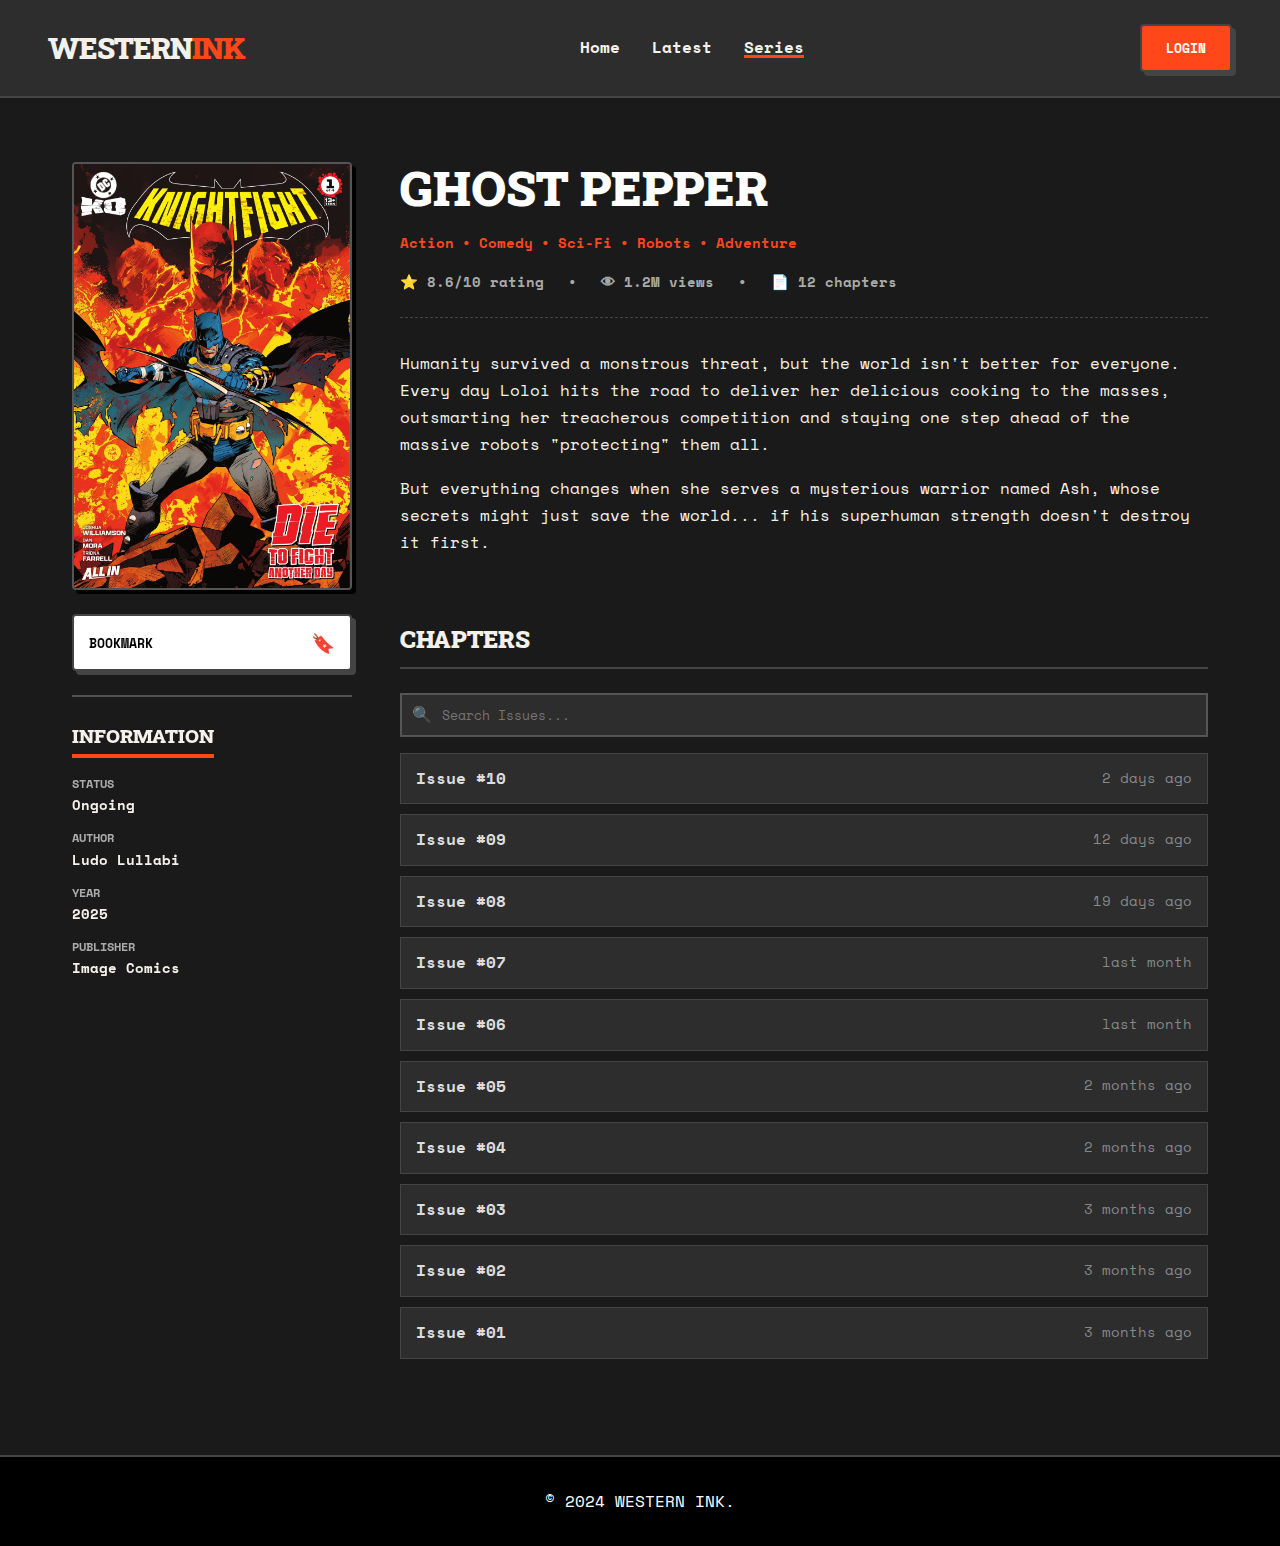
<file: detail.html>
<!DOCTYPE html>
<html lang="id">

<head>
    <meta charset="UTF-8">
    <meta name="viewport" content="width=device-width, initial-scale=1.0">
    <title>Ghost Pepper | WESTERN INK</title>
    <link rel="stylesheet" href="style.css">
    <link rel="preconnect" href="https://fonts.googleapis.com">
    <link rel="preconnect" href="https://fonts.gstatic.com" crossorigin>
    <link
        href="https://fonts.googleapis.com/css2?family=Roboto+Slab:wght@400;900&family=Space+Mono:wght@400;700&display=swap"
        rel="stylesheet">
</head>

<body>

    <nav class="navbar">
        <div class="logo"><a href="index.html">WESTERN<span class="highlight">INK</span></a></div>
        <ul class="nav-links">
            <li><a href="index.html">Home</a></li>
            <li><a href="#">Latest</a></li>
            <li><a href="#" class="active">Series</a></li>
        </ul>
        <div class="nav-actions">
            <button class="btn btn-primary">Login</button>
        </div>
    </nav>

    <div class="container new-layout-wrapper">
        <div class="layout-grid">

            <!-- LEFT SIDEBAR -->
            <aside class="sidebar-panel">
                <div class="sidebar-cover">
                    <img src="/img/02.jpg" alt="Ghost Pepper Cover">
                </div>

                <div class="sidebar-actions">
                    <button class="btn btn-outline btn-block icon-btn">
                        <span>Bookmark</span>
                        <span class="icon">🔖</span>
                    </button>
                </div>

                <div class="sidebar-info-block">
                    <h3>Information</h3>

                    <div class="info-list">
                        <div class="info-row">
                            <span class="label">STATUS</span>
                            <span class="val">Ongoing</span>
                        </div>
                        <div class="info-row">
                            <span class="label">AUTHOR</span>
                            <span class="val">Ludo Lullabi</span>
                        </div>
                        <div class="info-row">
                            <span class="label">YEAR</span>
                            <span class="val">2025</span>
                        </div>
                        <div class="info-row">
                            <span class="label">PUBLISHER</span>
                            <span class="val">Image Comics</span>
                        </div>
                    </div>
                </div>
            </aside>

            <!-- MAIN CONTENT -->
            <main class="main-panel">
                <div class="manga-header">
                    <h1 class="manga-title">Ghost Pepper</h1>

                    <div class="manga-tags">
                        <span class="tag-text">Action</span> •
                        <span class="tag-text">Comedy</span> •
                        <span class="tag-text">Sci-Fi</span> •
                        <span class="tag-text">Robots</span> •
                        <span class="tag-text">Adventure</span>
                    </div>

                    <div class="manga-stats">
                        <span class="stat-item"><span class="icon">⭐</span> 8.6/10 rating</span> •
                        <span class="stat-item"><span class="icon">👁</span> 1.2M views</span> •
                        <span class="stat-item"><span class="icon">📄</span> 12 chapters</span>
                    </div>
                </div>

                <div class="manga-synopsis">
                    <p>
                        Humanity survived a monstrous threat, but the world isn't better for everyone.
                        Every day Loloi hits the road to deliver her delicious cooking to the masses,
                        outsmarting her treacherous competition and staying one step ahead of the massive robots
                        "protecting" them all.
                    </p>
                    <p>
                        But everything changes when she serves a mysterious warrior named Ash, whose secrets might just
                        save the world...
                        if his superhuman strength doesn't destroy it first.
                    </p>
                </div>

                <section class="chapter-list-section">
                    <div class="chapter-header-row">
                        <h2>Chapters</h2>
                    </div>

                    <div class="chapter-search-bar">
                        <span class="search-icon">🔍</span>
                        <input type="text" placeholder="Search Issues...">
                    </div>

                    <div class="new-chapter-list">
                        <!-- Chapter Items -->
                        <a href="chapter.html" class="ch-item href-wrapper">
                            <span class="ch-name">Issue #10</span>
                            <span class="ch-time">2 days ago</span>
                        </a>
                        <a href="chapter.html" class="ch-item href-wrapper">
                            <span class="ch-name">Issue #09</span>
                            <span class="ch-time">12 days ago</span>
                        </a>
                        <a href="chapter.html" class="ch-item href-wrapper">
                            <span class="ch-name">Issue #08</span>
                            <span class="ch-time">19 days ago</span>
                        </a>
                        <a href="chapter.html" class="ch-item href-wrapper">
                            <span class="ch-name">Issue #07</span>
                            <span class="ch-time">last month</span>
                        </a>
                        <a href="chapter.html" class="ch-item href-wrapper">
                            <span class="ch-name">Issue #06</span>
                            <span class="ch-time">last month</span>
                        </a>
                        <a href="chapter.html" class="ch-item href-wrapper">
                            <span class="ch-name">Issue #05</span>
                            <span class="ch-time">2 months ago</span>
                        </a>
                        <a href="chapter.html" class="ch-item href-wrapper">
                            <span class="ch-name">Issue #04</span>
                            <span class="ch-time">2 months ago</span>
                        </a>
                        <a href="chapter.html" class="ch-item href-wrapper">
                            <span class="ch-name">Issue #03</span>
                            <span class="ch-time">3 months ago</span>
                        </a>
                        <a href="chapter.html" class="ch-item href-wrapper">
                            <span class="ch-name">Issue #02</span>
                            <span class="ch-time">3 months ago</span>
                        </a>
                        <a href="chapter.html" class="ch-item href-wrapper">
                            <span class="ch-name">Issue #01</span>
                            <span class="ch-time">3 months ago</span>
                        </a>
                    </div>
                </section>
            </main>

        </div>
    </div>

    <footer>
        <div class="footer-content">
            <p>&copy; 2024 WESTERN INK.</p>
        </div>
    </footer>

</body>

</html>
</file>
<file: style.css>
/* --- RESET & VARIABLES --- */
:root {
    --bg-color: #1a1a1a;
    --text-color: #f4f1ea;
    --accent-color: #ff471a;
    /* Merah oranye komik klasik */
    --border-width: 2px;
    --shadow-offset: 4px;
    --border-radius: 4px;
    --border-color: #444444;
    --card-bg: #2d2d2d;
    --card-shadow: rgba(0, 0, 0, 0.3);
}

.nav-actions {
    display: flex;
    gap: 0.75rem;
    align-items: center;
}

.reader-actions {
    display: flex;
    gap: 0.75rem;
    align-items: center;
}

* {
    margin: 0;
    padding: 0;
    box-sizing: border-box;
}

body {
    background-color: var(--bg-color);
    color: var(--text-color);
    font-family: 'Space Mono', monospace;
    /* Font teknis/blocky */
    line-height: 1.6;
}

h1,
h2,
h3,
.logo {
    font-family: 'Roboto Slab', serif;
    /* Font judul Western */
    text-transform: uppercase;
    font-weight: 900;
}

a {
    text-decoration: none;
    color: inherit;
}

/* --- UTILITIES --- */
.container {
    max-width: 1200px;
    margin: 0 auto;
    padding: 2rem;
}

.btn {
    display: inline-block;
    padding: 12px 24px;
    font-family: 'Space Mono', monospace;
    font-weight: 700;
    text-transform: uppercase;
    cursor: pointer;
    border: var(--border-width) solid var(--border-color);
    transition: all 0.2s ease;
    background: transparent;
    border-radius: var(--border-radius);
}

/* Efek tombol blocky */
.btn-primary {
    background-color: var(--accent-color);
    color: white;
    box-shadow: var(--shadow-offset) var(--shadow-offset) 0px var(--border-color);
}

.btn-primary:hover {
    transform: translate(2px, 2px);
    box-shadow: 2px 2px 0px var(--border-color);
}

.btn-outline {
    background-color: #ffffff;
    color: #000000;
    box-shadow: var(--shadow-offset) var(--shadow-offset) 0px var(--border-color);
}

.btn-outline:hover {
    transform: translate(2px, 2px);
    box-shadow: 2px 2px 0px var(--border-color);
}

/* --- NAVBAR --- */
.navbar {
    display: flex;
    justify-content: space-between;
    align-items: center;
    padding: 1.5rem 3rem;
    border-bottom: var(--border-width) solid var(--border-color);
    background-color: var(--card-bg);
    position: sticky;
    top: 0;
    z-index: 100;
}

.logo {
    font-size: 1.8rem;
    letter-spacing: -1px;
}

.logo .highlight {
    color: var(--accent-color);
}

.nav-links {
    display: flex;
    list-style: none;
    gap: 2rem;
}

.nav-links a {
    font-weight: 700;
    position: relative;
}

.nav-links a:hover,
.nav-links a.active {
    text-decoration: underline;
    text-decoration-thickness: 3px;
    text-decoration-color: var(--accent-color);
}

/* --- HERO SECTION --- */
.hero {
    display: flex;
    align-items: center;
    justify-content: center;
    gap: 4rem;
    padding: 3rem 4rem;
    border-bottom: var(--border-width) solid var(--border-color);
    background-color: var(--card-bg);
    min-height: auto;
}

.hero-content {
    max-width: 450px;
    display: flex;
    flex-direction: column;
    justify-content: center;
}

.badge {
    background: black;
    color: white;
    padding: 5px 10px;
    font-weight: bold;
    width: fit-content;
    margin-bottom: 1rem;
    font-size: 0.75rem;
}

.hero h1 {
    font-size: 2.8rem;
    line-height: 1;
    margin-bottom: 1rem;
    color: var(--text-color);
}

.hero p {
    font-size: 1rem;
    margin-bottom: 1.5rem;
    max-width: 100%;
}

.hero-buttons {
    display: flex;
    gap: 1rem;
}

.hero-buttons .btn {
    padding: 10px 20px;
    font-size: 0.85rem;
}

.hero-image {
    flex-shrink: 0;
    width: 220px;
    height: auto;
    /* Follow poster height */
    border: var(--border-width) solid var(--border-color);
    box-shadow: var(--shadow-offset) var(--shadow-offset) 0px var(--border-color);
    overflow: hidden;
    background-color: var(--accent-color);
    border-radius: var(--border-radius);
}

.hero-image img {
    width: 100%;
    height: auto;
    /* Maintain aspect ratio */
    display: block;
    /* Remove bottom crop gap */
    object-fit: contain;
    transition: transform 0.3s ease;
}

.hero-image:hover img {
    transform: scale(1.05);
}

/* --- GRID SECTION --- */
.section-header {
    display: flex;
    align-items: center;
    gap: 1rem;
    margin-bottom: 2rem;
}

.section-header h2 {
    font-size: 2rem;
    white-space: nowrap;
}

.divider {
    height: 4px;
    background: repeating-linear-gradient(45deg,
            #000,
            #000 10px,
            var(--accent-color) 10px,
            var(--accent-color) 20px);
    /* Pola garis peringatan/polisi */
    width: 100%;
    border: 2px solid black;
}

.comic-grid {
    display: grid;
    grid-template-columns: repeat(auto-fill, minmax(370px, 1fr));
    gap: 1.5rem;
}

/* --- COMIC CARD DESIGN (Horizontal) --- */
.comic-card {
    border: var(--border-width) solid var(--border-color);
    background: var(--card-bg);
    transition: transform 0.2s ease;
    position: relative;
    box-shadow: var(--shadow-offset) var(--shadow-offset) 0px var(--border-color);
    border-radius: var(--border-radius);
    overflow: hidden;
    display: flex;
    /* Horizontal Layout */
    flex-direction: row;
    height: 220px;
    /* Fixed height for consistency */
}

.comic-card:hover {
    transform: translate(-3px, -3px);
    box-shadow: 8px 8px 0px var(--accent-color);
}

.card-image {
    width: 150px;
    height: 100%;
    flex-shrink: 0;
    border-right: var(--border-width) solid var(--border-color);
    position: relative;
    overflow: hidden;
}

.card-image img {
    width: 100%;
    height: 100%;
    object-fit: cover;
}

.issue-tag {
    /* Kept for publisher name, maybe resize */
    position: absolute;
    top: 0;
    left: 0;
    right: auto;
    font-size: 0.7rem;
    background: var(--accent-color);
    color: white;
    padding: 3px 8px;
    font-weight: bold;
    border-bottom: var(--border-width) solid var(--border-color);
    border-right: var(--border-width) solid var(--border-color);
    border-left: none;
    z-index: 2;
}

.card-content {
    padding: 1rem;
    flex: 1;
    display: flex;
    flex-direction: column;
    overflow: hidden;
}

.card-content h3 {
    font-size: 1.2rem;
    margin-bottom: 0.75rem;
    line-height: 1.2;
    white-space: nowrap;
    overflow: hidden;
    text-overflow: ellipsis;
}

.card-content h3 a {
    transition: color 0.2s ease;
}

.card-content h3 a:hover {
    color: var(--accent-color);
    text-decoration: none;
}

.latest-chapters {
    display: flex;
    flex-direction: column;
    gap: 0.5rem;
    margin-top: auto;
}

.chapter-pill {
    background: rgba(255, 255, 255, 0.05);
    padding: 8px 12px;
    border-radius: var(--border-radius);
    display: flex;
    justify-content: space-between;
    align-items: center;
    font-size: 0.85rem;
    font-family: 'Space Mono', monospace;
    transition: background 0.2s;
    text-decoration: none !important;
    color: var(--text-color);
}

.chapter-pill:hover {
    background: rgba(255, 255, 255, 0.1);
    color: var(--accent-color);
}

.badge-new {
    background: #ff3333;
    color: white;
    font-size: 0.7rem;
    font-weight: bold;
    padding: 2px 6px;
    border-radius: 2px;
}

.chapter-date {
    color: #888;
    font-size: 0.75rem;
}

.card-content .author {
    font-size: 0.85rem;
    color: #666;
    margin-bottom: 1rem;
}

.card-footer {
    display: flex;
    justify-content: space-between;
    align-items: center;
    font-size: 0.9rem;
    font-weight: 700;
    text-transform: uppercase;
}

.read-link {
    background: black;
    color: white;
    padding: 2px 8px;
}

.read-link:hover {
    background: var(--accent-color);
}

/* --- FOOTER --- */
footer {
    margin-top: 4rem;
    border-top: var(--border-width) solid var(--border-color);
    padding: 2rem;
    background: black;
    color: white;
    text-align: center;
}

/* --- RESPONSIVE --- */
@media (max-width: 768px) {
    .hero {
        flex-direction: column-reverse;
        gap: 2rem;
        padding: 2rem;
    }

    .hero-content {
        text-align: center;
        max-width: 100%;
    }

    .hero-content .badge {
        margin: 0 auto 1rem;
    }

    .hero h1 {
        font-size: 2rem;
    }

    .hero-buttons {
        justify-content: center;
    }

    .hero-image {
        width: 200px;
        height: 300px;
    }

    .navbar {
        flex-direction: column;
        gap: 1rem;
        padding: 1rem;
    }
}

/* =========================================
   CHAPTER READER STYLES
   ========================================= */

/* --- Reader Navbar Override --- */
.reader-nav {
    border-bottom: none;
    /* Kita pindahkan border ke sticky controls */
    padding: 1rem 2rem;
}

.reader-title {
    display: flex;
    gap: 0.5rem;
    font-weight: 700;
}

.reader-title .series-name {
    text-transform: uppercase;
}

.reader-title .chapter-num {
    color: var(--accent-color);
}

.btn-close {
    font-weight: 900;
    font-size: 1.5rem;
    padding: 0 1rem;
}

.btn-close:hover {
    color: var(--accent-color);
}

/* --- Sticky Controls Toolbar --- */
.sticky-controls {
    position: sticky;
    top: 0;
    z-index: 500;
    background: var(--bg-color);
    /* Matches body bg */
    border-top: var(--border-width) solid var(--border-color);
    border-bottom: var(--border-width) solid var(--border-color);
    padding: 10px 2rem;
    display: flex;
    justify-content: space-between;
    align-items: center;
    box-shadow: 0px 5px 10px rgba(0, 0, 0, 0.1);
}

.control-group {
    flex: 1;
    display: flex;
}

.control-group.center {
    justify-content: center;
    flex: 2;
    /* Bagian tengah lebih lebar */
}

.control-group.right {
    justify-content: flex-end;
}

/* Custom Select Style (Brutalist) */
.chapter-select {
    appearance: none;
    -webkit-appearance: none;
    background-color: white;
    border: var(--border-width) solid var(--border-color);
    padding: 8px 30px 8px 15px;
    font-family: 'Space Mono', monospace;
    font-weight: 700;
    font-size: 0.9rem;
    cursor: pointer;
    border-radius: 0;
    /* Pastikan kotak */
    box-shadow: 4px 4px 0px rgba(0, 0, 0, 0.2);
    /* Custom Arrow Hack */
    background-image: url("data:image/svg+xml;charset=UTF-8,%3csvg xmlns='http://www.w3.org/2000/svg' viewBox='0 0 24 24' fill='none' stroke='black' stroke-width='4' stroke-linecap='square' stroke-linejoin='miter'%3e%3cpolyline points='6 9 12 15 18 9'%3e%3c/polyline%3e%3c/svg%3e");
    background-repeat: no-repeat;
    background-position: right 10px center;
    background-size: 16px;
    width: 100%;
    max-width: 400px;
}

.chapter-select:focus {
    outline: none;
    box-shadow: 4px 4px 0px var(--accent-color);
}

.btn-sm {
    padding: 8px 16px;
    font-size: 0.85rem;
}

/* --- Comic Viewer Area --- */
.reader-container {
    max-width: 900px;
    /* Lebar optimal untuk membaca */
    margin: 0 auto;
    border-left: var(--border-width) solid var(--border-color);
    border-right: var(--border-width) solid var(--border-color);
    background-color: #e0ded5;
    /* Sedikit lebih gelap di area baca */
    min-height: 100vh;
}

.comic-pages {
    display: flex;
    flex-direction: column;
}

.comic-pages img {
    width: 100%;
    height: auto;
    display: block;
    /* Menghilangkan gap di bawah gambar */
    /* Opsional: Border antar halaman */
    border-bottom: 2px solid #000;
}

/* --- Bottom Nav --- */
.bottom-nav {
    padding: 3rem 2rem;
    background-color: white;
    text-align: center;
}

.nav-buttons-large {
    display: flex;
    justify-content: space-between;
    gap: 2rem;
    margin-top: 2rem;
}

.big-btn {
    flex: 1;
    padding: 1.5rem;
    font-size: 1.2rem;
}

/* --- Comments Section --- */
.comments-section {
    padding: 2rem;
    background-color: var(--bg-color);
    border-top: var(--border-width) solid var(--border-color);
}

.comments-section h3 {
    margin-bottom: 1.5rem;
    border-left: 10px solid var(--accent-color);
    padding-left: 10px;
}

.comment-box {
    display: flex;
    flex-direction: column;
    gap: 1rem;
    margin-bottom: 2rem;
}

.comment-box textarea {
    width: 100%;
    height: 100px;
    border: var(--border-width) solid var(--border-color);
    background: white;
    padding: 1rem;
    font-family: 'Space Mono', monospace;
    resize: vertical;
    box-shadow: 4px 4px 0px rgba(0, 0, 0, 0.1);
}

.comment-box textarea:focus {
    outline: none;
    border-color: var(--accent-color);
}

.comment-item {
    display: flex;
    gap: 1rem;
    margin-bottom: 1.5rem;
    background: white;
    border: 2px solid black;
    padding: 1rem;
    box-shadow: 4px 4px 0px #ccc;
}

.comment-item .avatar {
    width: 50px;
    height: 50px;
    border: 2px solid black;
    flex-shrink: 0;
}

.comment-item .avatar img {
    width: 100%;
    height: 100%;
    object-fit: cover;
}

.comment-content {
    flex: 1;
}

.comment-header {
    display: flex;
    justify-content: space-between;
    margin-bottom: 0.5rem;
    font-size: 0.8rem;
    color: #666;
    border-bottom: 1px dashed black;
    padding-bottom: 4px;
}

.comment-header .username {
    font-weight: 900;
    color: black;
    text-transform: uppercase;
}

/* --- Responsive for Reader --- */
@media (max-width: 768px) {
    .reader-title {
        display: none;
        /* Sembunyikan judul di HP agar tidak sempit */
    }

    .sticky-controls {
        padding: 10px;
        gap: 5px;
    }

    .chapter-select {
        padding: 8px 10px;
        font-size: 0.8rem;
        background-position: right 5px center;
    }

    .btn-sm {
        padding: 8px 8px;
        /* Tombol navigasi lebih kecil */
    }

    .reader-container {
        border-left: none;
        border-right: none;
    }

    .nav-buttons-large {
        flex-direction: column;
    }
}

/* =========================================
   COMIC INFO SECTION
   ========================================= */

.comic-info-section {
    background: linear-gradient(135deg, #1a1a1a 0%, #2d2d2d 100%);
    border-bottom: var(--border-width) solid var(--border-color);
    padding: 3rem 2rem;
}

.comic-info-container {
    max-width: 1000px;
    margin: 0 auto;
    display: flex;
    gap: 3rem;
    align-items: flex-start;
}

.comic-cover {
    flex-shrink: 0;
    width: 280px;
    border: var(--border-width) solid var(--border-color);
    box-shadow: 8px 8px 0px var(--accent-color);
    overflow: hidden;
    background: #000;
}

.comic-cover img {
    width: 100%;
    height: auto;
    display: block;
    transition: transform 0.3s ease;
}

.comic-details {
    flex: 1;
    color: white;
}

.publisher-badge {
    display: inline-block;
    background: var(--accent-color);
    color: white;
    padding: 5px 12px;
    font-weight: 900;
    font-size: 0.75rem;
    text-transform: uppercase;
    letter-spacing: 1px;
    margin-bottom: 1rem;
}

.comic-title {
    font-size: 2.5rem;
    line-height: 1.1;
    margin-bottom: 0.5rem;
    color: white;
}

.comic-creator {
    font-size: 1rem;
    color: #aaa;
    margin-bottom: 1.5rem;
}

.comic-creator strong {
    color: var(--accent-color);
}

.comic-meta {
    display: flex;
    gap: 2rem;
    margin-bottom: 1.5rem;
    padding: 1rem 0;
    border-top: 1px solid rgba(255, 255, 255, 0.2);
    border-bottom: 1px solid rgba(255, 255, 255, 0.2);
}

.meta-item {
    display: flex;
    flex-direction: column;
    gap: 0.25rem;
}

.meta-label {
    font-size: 0.7rem;
    color: #888;
    text-transform: uppercase;
    letter-spacing: 1px;
}

.meta-value {
    font-weight: 700;
    font-size: 1rem;
    color: white;
}

.comic-synopsis {
    margin-bottom: 1.5rem;
}

.comic-synopsis h3 {
    font-size: 0.9rem;
    color: var(--accent-color);
    margin-bottom: 0.75rem;
    border-left: 4px solid var(--accent-color);
    padding-left: 10px;
}

.comic-synopsis p {
    color: #ccc;
    font-size: 0.95rem;
    line-height: 1.7;
    margin-bottom: 0.75rem;
}

.comic-tags {
    display: flex;
    flex-wrap: wrap;
    gap: 0.5rem;
    margin-bottom: 1.5rem;
}

.tag {
    background: rgba(255, 255, 255, 0.1);
    border: 1px solid rgba(255, 255, 255, 0.3);
    color: white;
    padding: 5px 12px;
    font-size: 0.8rem;
    font-weight: 700;
    text-transform: uppercase;
}

.tag:hover {
    background: var(--accent-color);
    border-color: var(--accent-color);
}

.comic-actions {
    display: flex;
    gap: 1rem;
}

.comic-actions .btn {
    flex: 1;
    text-align: center;
}

/* --- Responsive for Comic Info --- */
@media (max-width: 768px) {
    .comic-info-container {
        flex-direction: column;
        align-items: center;
        text-align: center;
    }

    .comic-cover {
        width: 200px;
    }

    .comic-title {
        font-size: 1.8rem;
    }

    .comic-meta {
        flex-direction: column;
        gap: 1rem;
        align-items: center;
    }

    .comic-synopsis h3 {
        border-left: none;
        padding-left: 0;
        border-bottom: 2px solid var(--accent-color);
        padding-bottom: 5px;
    }

    .comic-tags {
        justify-content: center;
    }

    .comic-actions {
        flex-direction: column;
    }
}

/* =========================================
   COMPACT DETAIL PAGE STYLES
   ========================================= */

.detail-compact {
    display: flex;
    gap: 2rem;
    padding: 2rem 0;
    border-bottom: var(--border-width) solid var(--border-color);
    margin-bottom: 2rem;
}

.detail-cover {
    flex-shrink: 0;
    width: 180px;
    position: relative;
}

.detail-cover img {
    width: 100%;
    height: auto;
    display: block;
    border: var(--border-width) solid var(--border-color);
    box-shadow: 4px 4px 0px var(--border-color);
}

.status-tag {
    position: absolute;
    bottom: 10px;
    left: 0;
    background: var(--accent-color);
    color: white;
    font-size: 0.7rem;
    font-weight: 900;
    padding: 4px 8px;
    text-transform: uppercase;
}

.detail-info {
    flex: 1;
    display: flex;
    flex-direction: column;
}

.publisher-tag {
    font-size: 0.7rem;
    font-weight: 900;
    color: var(--accent-color);
    text-transform: uppercase;
    letter-spacing: 1px;
    margin-bottom: 0.25rem;
}

.detail-info h1 {
    font-size: 2rem;
    line-height: 1;
    margin-bottom: 0.75rem;
}

.detail-meta {
    display: flex;
    flex-wrap: wrap;
    gap: 1rem;
    font-size: 0.85rem;
    color: #555;
    margin-bottom: 1rem;
    padding-bottom: 1rem;
    border-bottom: 1px dashed #ccc;
}

.detail-meta strong {
    color: #000;
}

.detail-synopsis {
    font-size: 0.9rem;
    line-height: 1.6;
    color: #444;
    margin-bottom: 1.5rem;
    max-width: 600px;
}

.detail-actions {
    display: flex;
    gap: 0.75rem;
}

.detail-actions .btn {
    padding: 10px 20px;
    font-size: 0.85rem;
}

/* Chapter Section */
.chapter-section {
    margin-bottom: 3rem;
}

.chapter-grid {
    display: flex;
    flex-direction: column;
    border: var(--border-width) solid var(--border-color);
    background: white;
}

.chapter-item {
    display: flex;
    align-items: center;
    padding: 0.75rem 1rem;
    border-bottom: 1px solid #ddd;
    transition: all 0.2s;
}

.chapter-item:last-child {
    border-bottom: none;
}

.chapter-item:hover {
    background: var(--accent-color);
    color: white;
    padding-left: 1.5rem;
}

.chapter-item:hover .ch-number {
    background: white;
    color: var(--accent-color);
}

.chapter-item:hover .ch-date {
    color: rgba(255, 255, 255, 0.8);
}

.ch-number {
    background: var(--accent-color);
    color: white;
    font-weight: 900;
    font-size: 0.75rem;
    padding: 4px 8px;
    margin-right: 1rem;
    min-width: 40px;
    text-align: center;
}

.ch-title {
    flex: 1;
    font-weight: 700;
    font-size: 0.9rem;
}

.ch-date {
    font-size: 0.8rem;
    color: #888;
    font-family: 'Space Mono', monospace;
}

/* Responsive Compact Detail */
@media (max-width: 600px) {
    .detail-compact {
        flex-direction: column;
        align-items: center;
        text-align: center;
    }

    .detail-cover {
        width: 150px;
    }

    .detail-info h1 {
        font-size: 1.5rem;
    }

    .detail-meta {
        justify-content: center;
    }

    .detail-synopsis {
        text-align: left;
    }

    .detail-actions {
        justify-content: center;
    }
}

/* =========================================
   NEW DETAIL LAYOUT (Sidebar + Main)
   ========================================= */

.new-layout-wrapper {
    margin-top: 2rem;
}

.layout-grid {
    display: grid;
    grid-template-columns: 280px 1fr;
    /* Fixed Sidebar + Fluid Main */
    gap: 3rem;
    align-items: start;
}

/* --- LEFT SIDEBAR PANEL --- */
.sidebar-panel {
    position: sticky;
    top: 100px;
    display: flex;
    flex-direction: column;
    gap: 1.5rem;
}

.sidebar-cover {
    width: 100%;
    border: var(--border-width) solid #555;
    box-shadow: var(--shadow-offset) var(--shadow-offset) 0px #000;
    background: #000;
    /* Dark mode override integrated */
    border-radius: var(--border-radius);
    overflow: hidden;
}

.sidebar-cover img {
    width: 100%;
    height: auto;
    display: block;
}

.sidebar-actions {
    display: flex;
    flex-direction: column;
    gap: 0.75rem;
}

.btn-block {
    display: flex;
    justify-content: space-between;
    width: 100%;
    text-align: left;
    align-items: center;
    padding: 12px 15px;
}

.icon-btn .icon {
    font-size: 1.2rem;
}

.sidebar-info-block {
    border-top: 2px solid #555;
    /* Dark mode border */
    padding-top: 1.5rem;
}

.sidebar-info-block h3 {
    font-size: 1.2rem;
    margin-bottom: 1rem;
    border-bottom: 4px solid var(--accent-color);
    display: inline-block;
    padding-bottom: 2px;
}

.info-list {
    display: flex;
    flex-direction: column;
    gap: 0.75rem;
}

.info-row {
    font-size: 0.9rem;
    display: flex;
    flex-direction: column;
}

.info-row .label {
    font-size: 0.75rem;
    color: #aaa;
    /* Dark mode label color */
    font-weight: bold;
    text-transform: uppercase;
}

.info-row .val {
    font-weight: 700;
}


/* --- MAIN CONTENT PANEL --- */
.main-panel {
    display: flex;
    flex-direction: column;
}

.manga-header {
    margin-bottom: 2rem;
    border-bottom: 1px dashed #444;
    /* Dark mode border */
    padding-bottom: 1.5rem;
}

.manga-title {
    font-size: 3rem;
    line-height: 1.1;
    margin-bottom: 1rem;
    text-transform: uppercase;
    color: white;
}

.manga-tags {
    display: flex;
    flex-wrap: wrap;
    gap: 0.5rem;
    margin-bottom: 1rem;
    font-size: 0.9rem;
    font-weight: bold;
    color: var(--accent-color);
}

.manga-stats {
    display: flex;
    gap: 1.5rem;
    font-family: 'Space Mono', monospace;
    font-size: 0.9rem;
    color: #aaa;
    /* Dark mode color */
    font-weight: 700;
}

.manga-synopsis {
    font-size: 1rem;
    line-height: 1.7;
    margin-bottom: 3rem;
    color: var(--text-color);
}

.manga-synopsis p {
    margin-bottom: 1rem;
}

/* --- Chapter List Section --- */
.chapter-list-section {
    background: transparent;
}

.chapter-header-row {
    margin-bottom: 1.5rem;
    border-bottom: var(--border-width) solid #444;
    /* Dark mode border */
    padding-bottom: 0.5rem;
}

.chapter-controls {
    display: flex;
    justify-content: space-between;
    margin-bottom: 1rem;
}

.tab-group {
    display: flex;
    gap: 0.5rem;
    background: #333;
    /* Dark mode bg */
    padding: 4px;
    border-radius: var(--border-radius);
    border: 1px solid #555;
}

.tab-btn {
    border: none;
    background: transparent;
    padding: 6px 12px;
    cursor: pointer;
    font-weight: bold;
    font-family: 'Space Mono', monospace;
    font-size: 0.85rem;
    color: #ccc;
    /* Dark mode text */
}

.tab-btn.active {
    background: #555;
    /* Dark mode active */
    color: white;
    box-shadow: 1px 1px 3px rgba(0, 0, 0, 0.3);
}

.sort-group {
    display: flex;
    gap: 5px;
}

.chapter-search-bar {
    position: relative;
    margin-bottom: 1rem;
}

.chapter-search-bar input {
    width: 100%;
    padding: 10px 10px 10px 40px;
    border: 2px solid #555;
    background: #2d2d2d;
    /* Dark mode bg */
    font-family: 'Space Mono';
    color: white;
}

.chapter-search-bar .search-icon {
    position: absolute;
    left: 12px;
    top: 50%;
    transform: translateY(-50%);
    opacity: 0.5;
}

.new-chapter-list {
    display: flex;
    flex-direction: column;
    gap: 10px;
}

.ch-item {
    display: flex;
    justify-content: space-between;
    align-items: center;
    background: #2d2d2d;
    /* Dark mode bg */
    border: 1px solid #444;
    padding: 12px 15px;
    transition: all 0.2s;
    color: #ddd;
}

.ch-item:hover {
    border-color: var(--accent-color);
    background: #333;
    transform: translateX(5px);
    box-shadow: 2px 2px 0px var(--accent-color);
}

.ch-name {
    font-weight: 700;
}

.ch-time {
    font-size: 0.85rem;
    color: #888;
    font-family: 'Space Mono';
}

/* --- Responsive New Layout --- */
@media (max-width: 800px) {
    .layout-grid {
        grid-template-columns: 1fr;
    }

    .sidebar-panel {
        position: static;
        flex-direction: row;
        flex-wrap: wrap;
        align-items: flex-start;
    }

    .sidebar-cover {
        width: 140px;
        flex-shrink: 0;
    }

    .sidebar-actions {
        flex: 1;
        min-width: 200px;
    }

    .sidebar-info-block {
        width: 100%;
        border-top: none;
        border-left: 2px solid var(--border-color);
        padding-left: 1rem;
        padding-top: 0;
    }
}

@media (max-width: 500px) {
    .sidebar-panel {
        flex-direction: column;
    }

    .sidebar-cover {
        width: 180px;
        margin: 0 auto;
    }

    .sidebar-info-block {
        border-left: none;
        padding-left: 0;
        border-top: 2px solid var(--border-color);
        padding-top: 1rem;
    }
}
</file>
